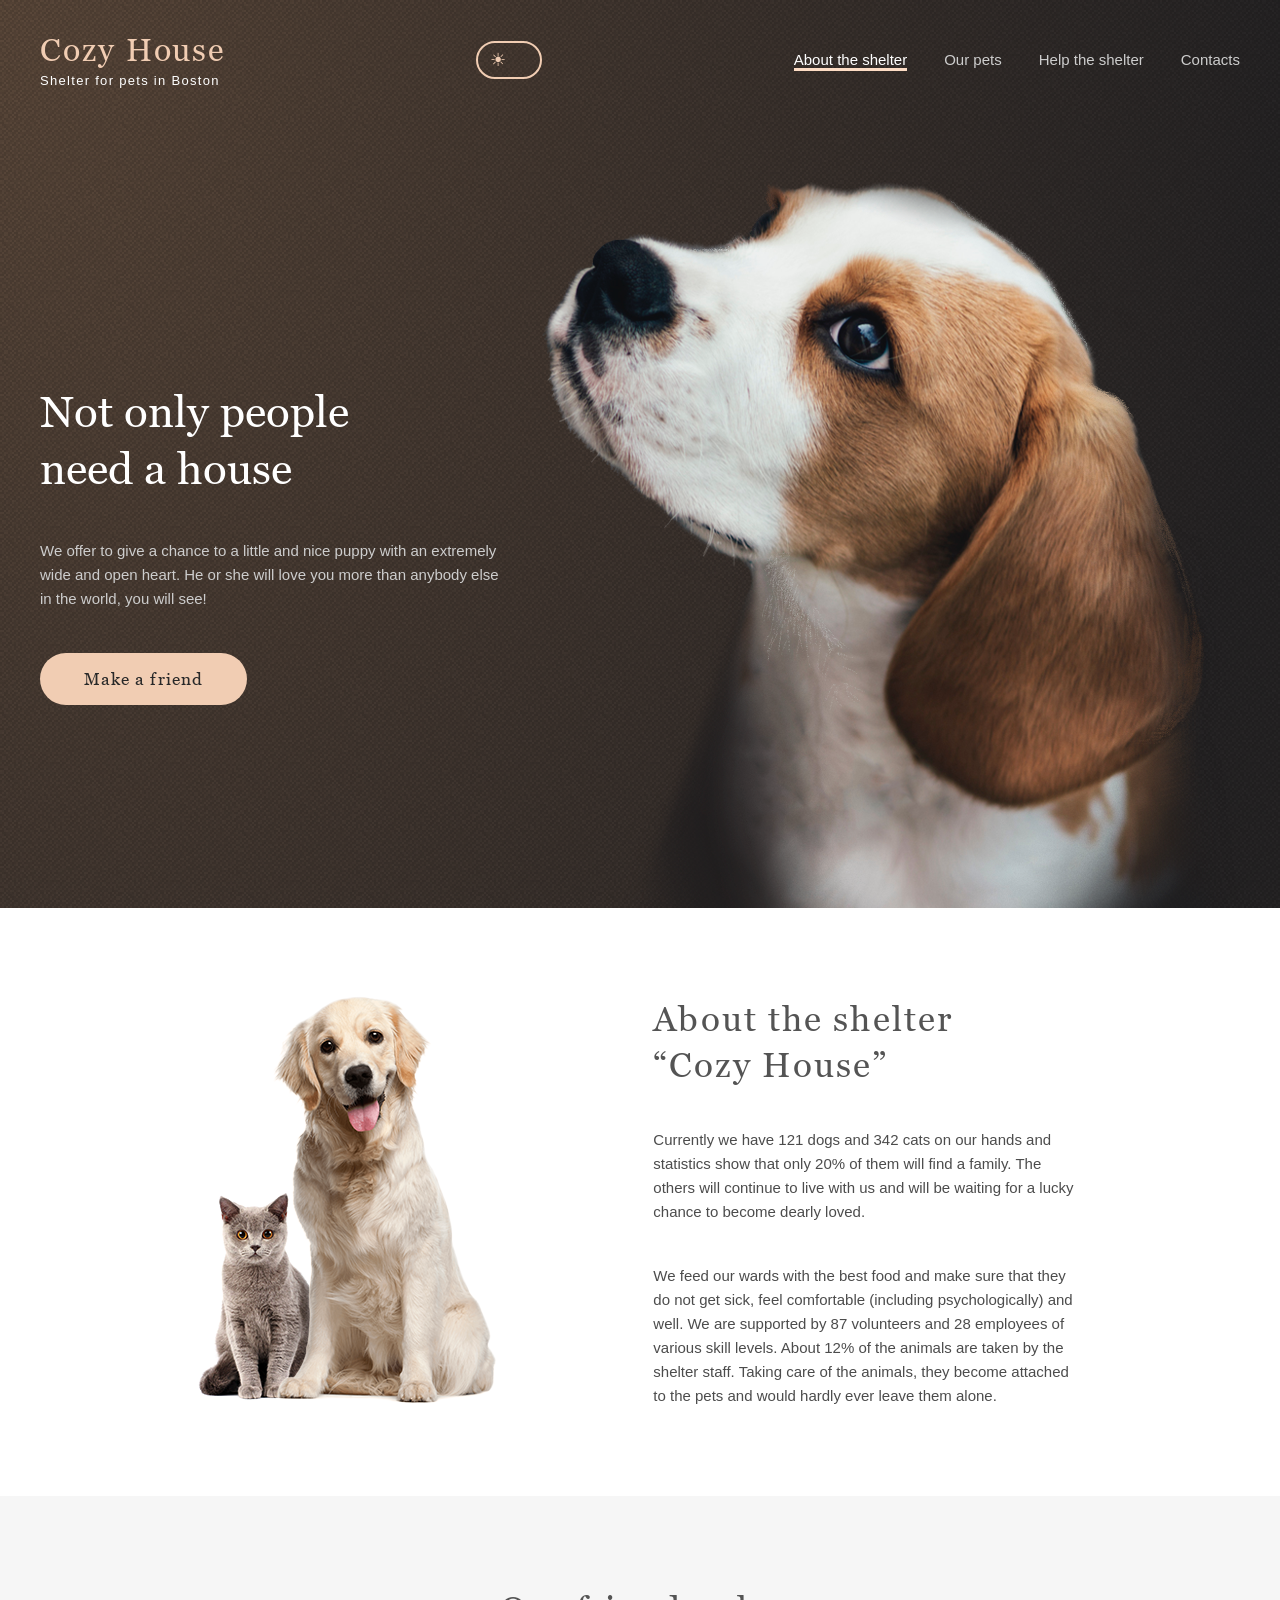
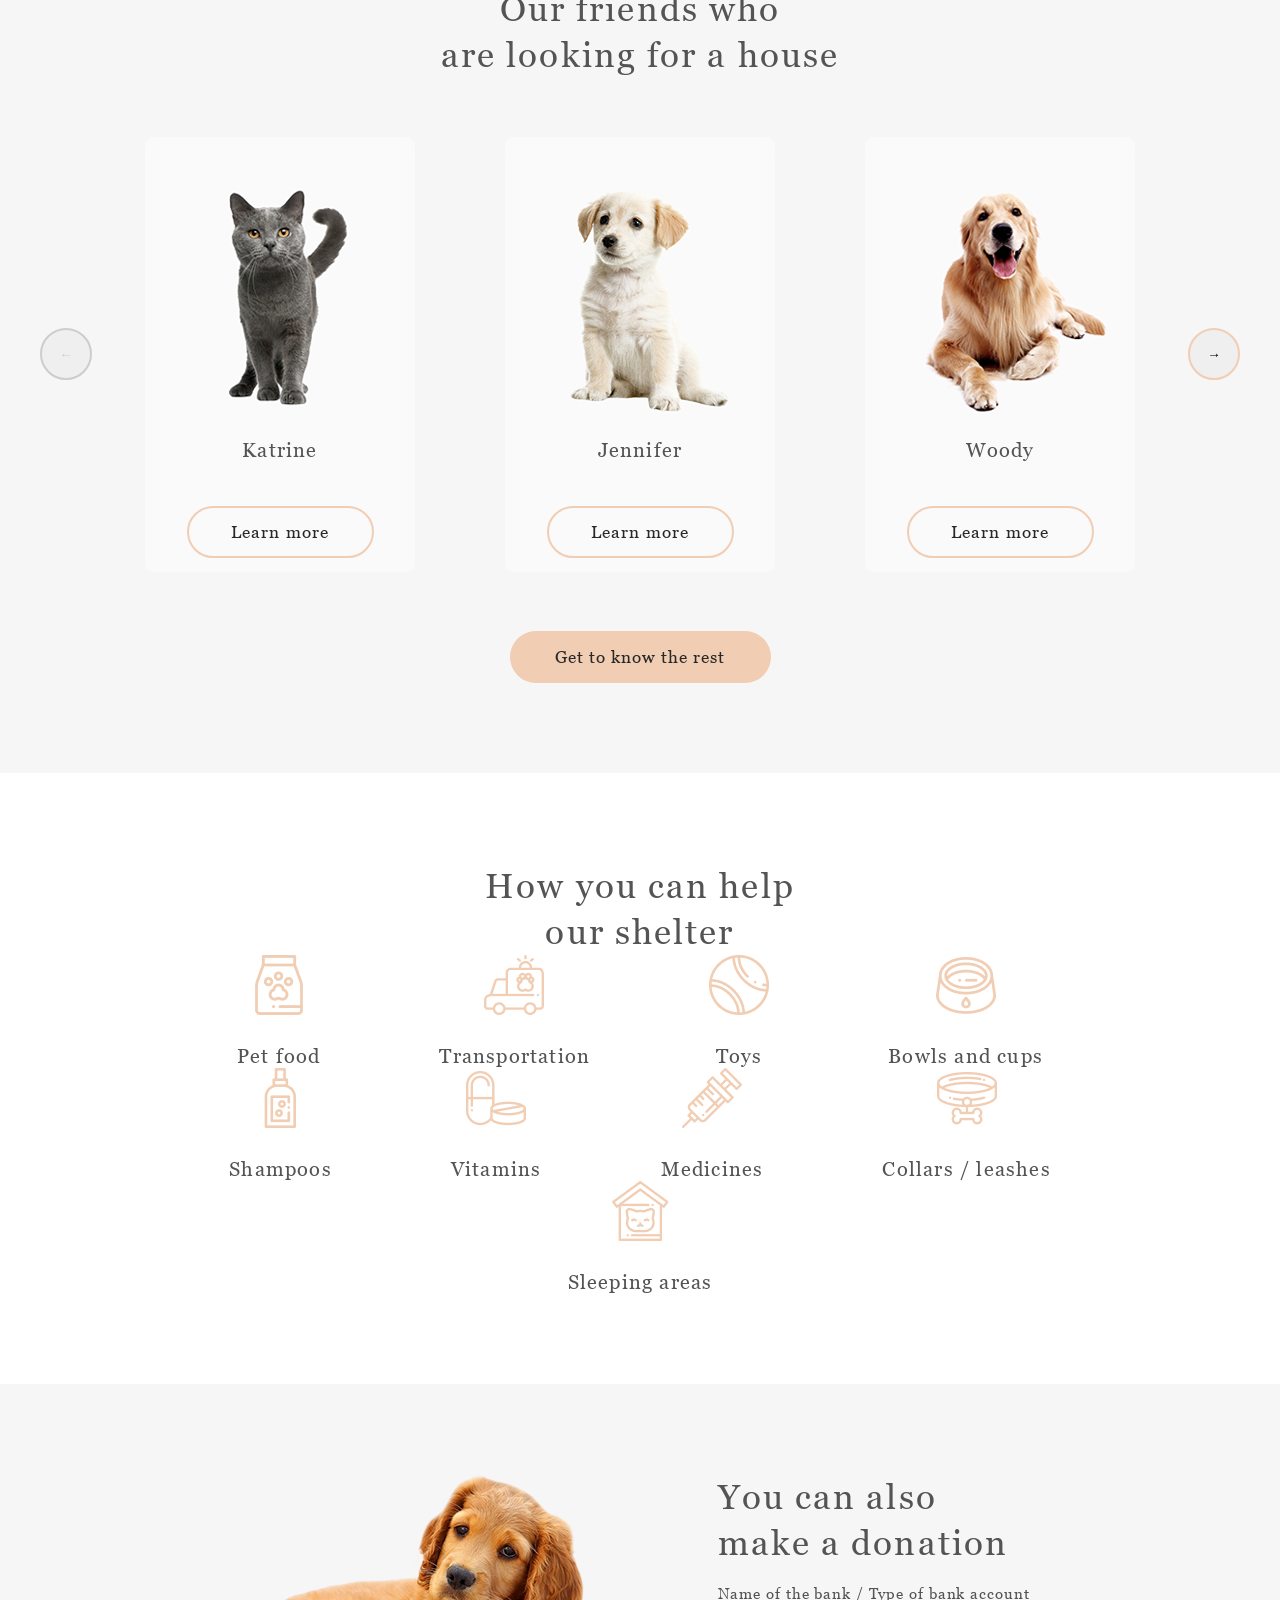
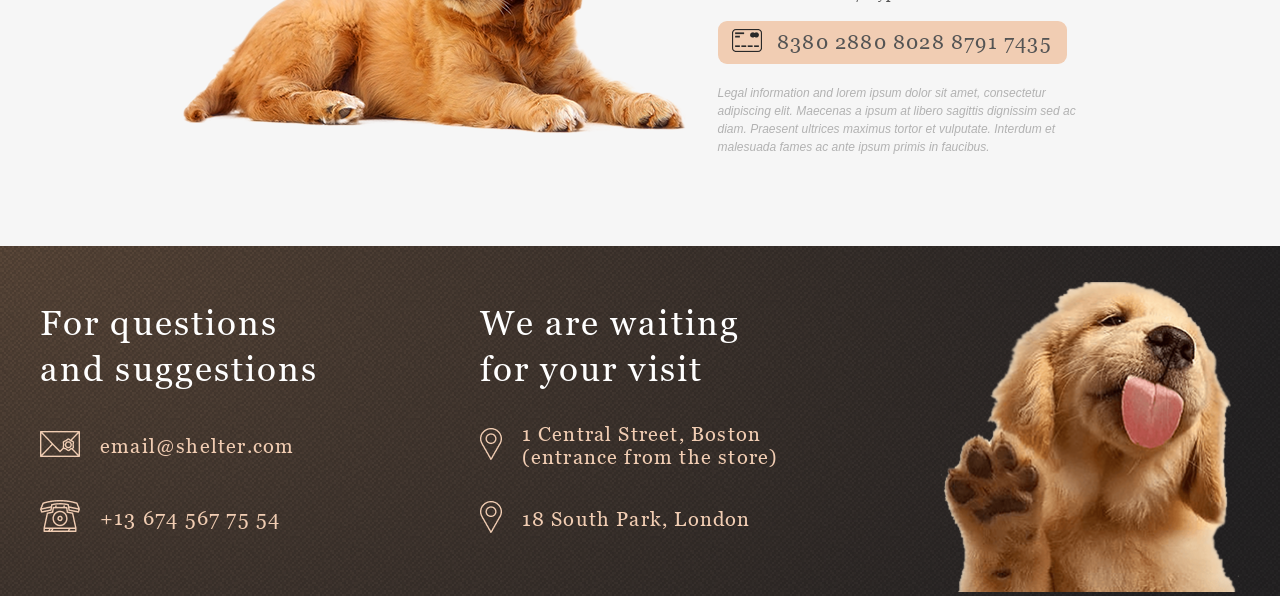
<file: index.html>
<!DOCTYPE html>
<html lang="en">

<head>
  <meta charset="UTF-8" />
  <meta name="viewport" content="width=device-width, initial-scale=1.0" />
  <title>Shelter</title>

  <script>
    (function () {
      var t = localStorage.getItem('theme');
      if (t === 'dark') document.documentElement.setAttribute('data-theme', 'dark');
    })();
  </script>

  <link rel="stylesheet" href="style.css" />
  <link rel="icon" href="./img/icon-phone.png" />

  <script src="./main.js" defer></script>
  <script src="./theme.js" defer></script>
</head>

<body>

  <header class="main">

    <div class="container_head">
      <div class="head">
        <div class="logo">
          <div class="title"><a href="./index.html">Cozy House</a></div>
          <div class="subtitle">
            <a href="./index.html">Shelter for pets in Boston</a>
          </div>
        </div>

        <button class="theme-toggle" type="button" data-theme-toggle aria-label="Switch to dark theme"
          aria-pressed="false">
          <span class="theme-toggle__icon theme-toggle__icon--sun" aria-hidden="true">☀</span>
          <span class="theme-toggle__icon theme-toggle__icon--moon" aria-hidden="true">☾</span>
        </button>

        <button class="burger" type="button" aria-label="Open menu" aria-expanded="false">
          <img src="./img/Burger.png" alt="" />
        </button>

        <nav class="nav-menu">
          <ul>
            <li>
              <a class="nav-link nav-link--active" href="./index.html#about">About the shelter</a>
            </li>
            <li><a href="./pets.html">Our pets</a></li>
            <li><a href="./index.html#help">Help the shelter</a></li>
            <li><a href="./index.html#contacts">Contacts</a></li>
          </ul>
        </nav>

      </div>
    </div>

    <div class="start_screen_content">

      <div class="content">
        <div class="name_content">
          <h1>
            Not only people <br />
            need a house
          </h1>
        </div>
        <div class="title_content">
          We offer to give a chance to a little and nice puppy with an
          extremely wide and open heart. He or she will love you more than
          anybody else in the world, you will see!
        </div>
        <div class="container_button_content">
          <a class="button_content" href="./pets.html#pets">Make a friend</a>
        </div>
      </div>


<div class="img_content">
  <img class="hero-img hero-img--light" src="./img/start-screen-puppy.png" alt="Puppy waiting for adoption" />
  <img class="hero-img hero-img--dark" src="./img/start-screen-cat.png" alt="Cat waiting for adoption" />
</div>

    </div>

  </header>

  <main>


    <section class="about" id="about">
      <div class="about_pets">
        <div class="container_img_about_pets">
          <img class="img_about_pets" src="./img/about-pets.png" alt="Cat and dog of Cozy House shelter" />
        </div>
        <div class="about_content">
          <div class="about_content_name">
            About the shelter <br />
            “Cozy House”
          </div>
          <div class="about_content_title">
            Currently we have 121 dogs and 342 cats on our hands and statistics
            show that only 20% of them will find a family. The others will
            continue to live with us and will be waiting for a lucky chance to
            become dearly loved.
          </div>
          <div class="about_content_title">
            We feed our wards with the best food and make sure that they do not
            get sick, feel comfortable (including psychologically) and well. We
            are supported by 87 volunteers and 28 employees of various skill
            levels. About 12% of the animals are taken by the shelter staff.
            Taking care of the animals, they become attached to the pets and
            would hardly ever leave them alone.
          </div>
        </div>
      </div>
    </section>

    <section class="pets" id="pets">
      <div class="container_pets">
        <div class="name_pets">
          Our friends who <br />
          are looking for a house
        </div>
        <div class="container_slider_pets">
          <button class="prev" type="button" aria-label="Previous slide">←</button>

          <div class="container_slides">
            <div class="slides"></div>
          </div>

          <button class="next" type="button" aria-label="Next slide">→</button>
        </div>
        <a class="button_pets" href="./pets.html">Get to know the rest</a>
      </div>
    </section>

    <section class="help" id="help">
      <div class="container_help">
        <div class="name_help">How you can help our shelter</div>
        <div class="icon_help">
          <div class="icon">
            <div class="img_icon">
              <img src="./img/icon-pet-food.png" alt="Pet food" />
            </div>
            <div class="name_icon">Pet food</div>
          </div>
          <div class="icon">
            <div class="img_icon">
              <img src="./img/icon-transportation.png" alt="Transportation" />
            </div>
            <div class="name_icon">Transportation</div>
          </div>
          <div class="icon">
            <div class="img_icon"><img src="./img/icon-toys.png" alt="Toys" /></div>
            <div class="name_icon">Toys</div>
          </div>
          <div class="icon">
            <div class="img_icon">
              <img src="./img/icon-bowls-and-cups.png" alt="Bowls and cups" />
            </div>
            <div class="name_icon">Bowls and cups</div>
          </div>
          <div class="icon">
            <div class="img_icon">
              <img src="./img/icon-shampoos.png" alt="Shampoos" />
            </div>
            <div class="name_icon">Shampoos</div>
          </div>
          <div class="icon">
            <div class="img_icon">
              <img src="./img/icon-vitamins.png" alt="Vitamins" />
            </div>
            <div class="name_icon">Vitamins</div>
          </div>
          <div class="icon">
            <div class="img_icon">
              <img src="./img/icon-medicines.png" alt="Medicines" />
            </div>
            <div class="name_icon">Medicines</div>
          </div>
          <div class="icon">
            <div class="img_icon">
              <img src="./img/icon-collars-leashes.png" alt="Collars and leashes" />
            </div>
            <div class="name_icon">Collars / leashes</div>
          </div>
          <div class="icon">
            <div class="img_icon">
              <img src="./img/icon-sleeping-area.png" alt="Sleeping areas" />
            </div>
            <div class="name_icon">Sleeping areas</div>
          </div>
        </div>
      </div>
    </section>

    <section class="donation">
      <div class="container_donation">
        <div class="img_donation">
          <img src="./img/donation-dog.png" alt="Dog asking for donation" />
        </div>
        <div class="text_donation">
          <div class="name_text_donation">
            <div>
              You can also <br />
              make a donation
            </div>
          </div>
          <div class="title_text_donation">
            Name of the bank / Type of bank account
          </div>
          <div class="container_tel_text_donation">
            <div><img src="./img/credit-card.png" alt="" /></div>
            <div class="tel_text_donation">8380 2880 8028 8791 7435</div>
          </div>
          <div class="ps_text_donation">
            Legal information and lorem ipsum dolor sit amet, consectetur
            adipiscing elit. Maecenas a ipsum at libero sagittis dignissim sed
            ac diam. Praesent ultrices maximus tortor et vulputate. Interdum et
            malesuada fames ac ante ipsum primis in faucibus.
          </div>
        </div>
      </div>
    </section>

  </main>

  <footer class="footer" id="contacts">
    <div class="container_footer">
      <div class="text_footer">
        <div class="name_footer">For questions and suggestions</div>
        <a href="mailto:email@shelter.com">
          <div class="email_footer">
            <div><img src="./img/icon-email.png" alt="" /></div>
            <div>email@shelter.com</div>
          </div>
        </a>
        <a href="tel:+136745677554">
          <div class="tel_footer">
            <div><img src="./img/icon-phone.png" alt="" /></div>
            <div>+13 674 567 75 54</div>
          </div>
        </a>
      </div>
      <div class="text_footer">
        <div class="name_footer">We are waiting for your visit</div>
        <a href="https://maps.google.com/?q=1+Central+Street,+Boston" target="_blank" rel="noopener">
          <div class="adress_footer">
            <div><img src="./img/pin.png" alt="" /></div>
            <div>1 Central Street, Boston (entrance from the store)</div>
          </div>
        </a>
        <a href="https://maps.google.com/?q=18+South+Park,+London" target="_blank" rel="noopener">
          <div class="adress_footer">
            <div><img src="./img/pin.png" alt="" /></div>
            <div>18 South Park, London</div>
          </div>
        </a>
      </div>
      <div class="img_footer">
        <img src="./img/footer-puppy.png" alt="Puppy of Cozy House shelter" />
      </div>
    </div>
  </footer>
</body>

</html>
</file>
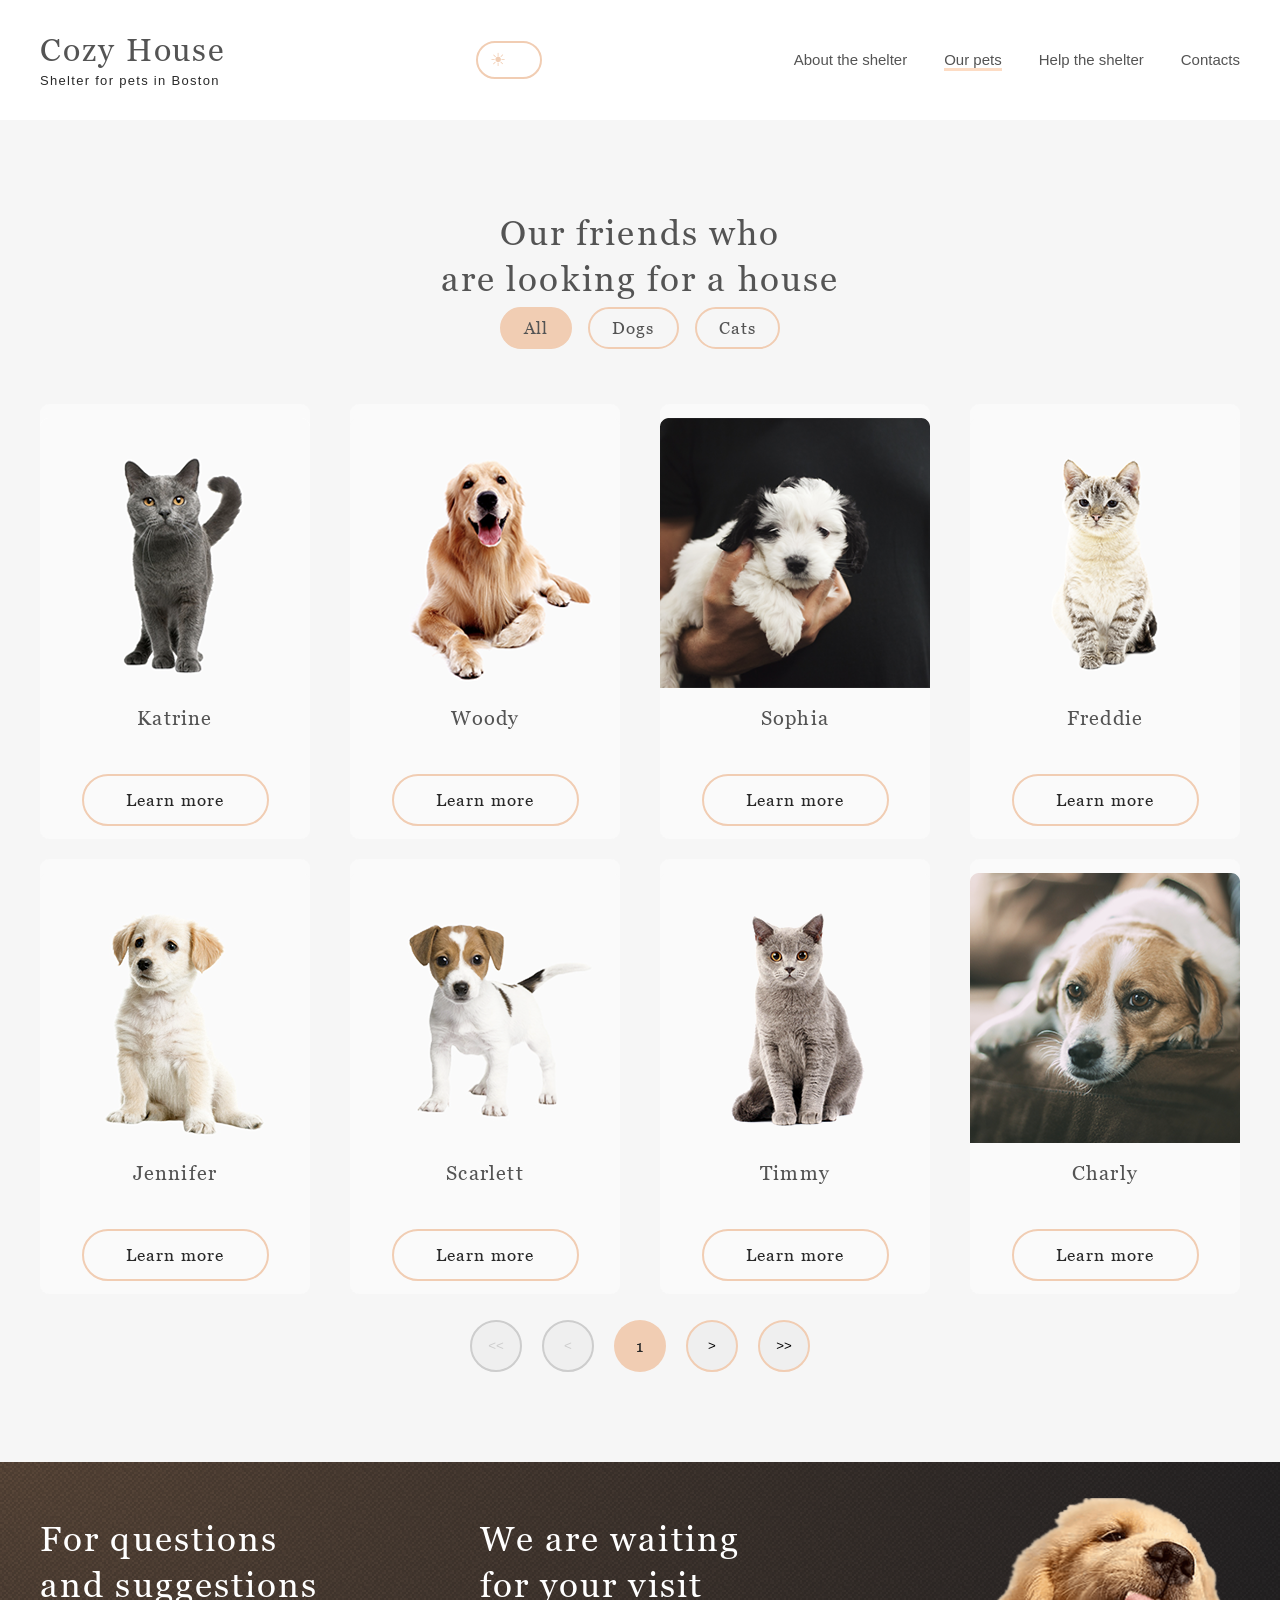
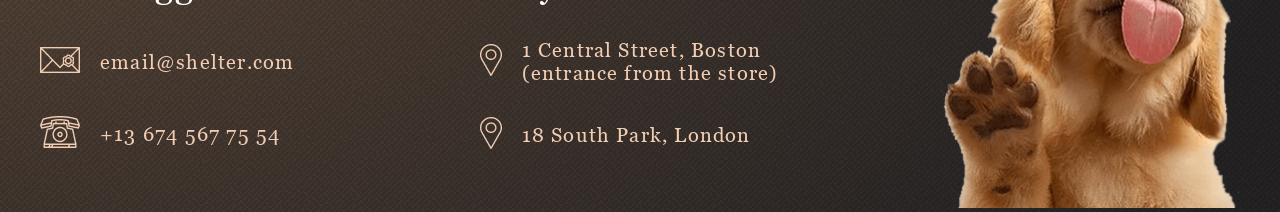
<file: pets.html>
<!DOCTYPE html>
<html lang="en">

<head>
  <meta charset="UTF-8" />
  <meta name="viewport" content="width=device-width, initial-scale=1.0" />
  <title>Our pets</title>

  <script>
    (function () {
      var t = localStorage.getItem('theme');
      if (t === 'dark') document.documentElement.setAttribute('data-theme', 'dark');
    })();
  </script>

  <link rel="icon" href="./img/icon-phone.png" />
  <link rel="stylesheet" href="style.css" />

  <script src="./pets.js" defer></script>
  <script src="./theme.js" defer></script>
</head>

<body>

  <header class="main_pets">
    <div class="head">
      <div class="logo">
        <div class="title_pets"><a href="./index.html">Cozy House</a></div>
        <div class="subtitle_pets">
          <a href="./index.html">Shelter for pets in Boston</a>
        </div>
      </div>

      <button class="theme-toggle" type="button" data-theme-toggle aria-label="Switch to dark theme"
        aria-pressed="false">
        <span class="theme-toggle__icon theme-toggle__icon--sun" aria-hidden="true">☀</span>
        <span class="theme-toggle__icon theme-toggle__icon--moon" aria-hidden="true">☾</span>
      </button>

      <button class="burger" type="button" aria-label="Open menu" aria-expanded="false">
        <img src="./img/Burger.png" alt="" />
      </button>
      <nav class="nav-menu_pets">
        <ul>
          <li><a href="./index.html#about">About the shelter</a></li>
          <li><a class="nav-link nav-link--active" href="./pets.html#pets">Our pets</a></li>
          <li><a href="./index.html#help">Help the shelter</a></li>
          <li><a href="./pets.html#contacts">Contacts</a></li>
        </ul>
      </nav>
    </div>
  </header>

  <main>

    <section class="our_pets" id="pets">
      <div class="container_our_pets">
        <div class="name_pets">
          <h1>
            Our friends who <br />
            are looking for a house
          </h1>
        </div>

        <div class="categories" aria-label="Pet categories">
          <button class="category-btn category-btn--active" type="button">All</button>
          <button class="category-btn" type="button">Dogs</button>
          <button class="category-btn" type="button">Cats</button>
        </div>

        <div class="container_show_our_pets">
          <div class="container_slides_our_pets">
            <div class="slides_our_pets"></div>
          </div>
        </div>
        <div class="container_navigation_pets">
          <button class="prev_start" type="button" aria-label="First page">&lt;&lt;</button>
          <button class="prev" type="button" aria-label="Previous page">&lt;</button>
          <div class="page_pets"></div>
          <button class="next" type="button" aria-label="Next page">&gt;</button>
          <button class="next_end" type="button" aria-label="Last page">&gt;&gt;</button>
        </div>
      </div>
    </section>
  </main>

  <footer class="footer" id="contacts">
    <div class="container_footer">
      <div class="text_footer">
        <div class="name_footer">
          For questions <br />
          and suggestions
        </div>
        <a href="mailto:email@shelter.com">
          <div class="email_footer">
            <div><img src="./img/icon-email.png" alt="" /></div>
            <div>email@shelter.com</div>
          </div>
        </a>
        <a href="tel:+136745677554">
          <div class="tel_footer">
            <div><img src="./img/icon-phone.png" alt="" /></div>
            <div>+13 674 567 75 54</div>
          </div>
        </a>
      </div>
      <div class="text_footer">
        <div class="name_footer">
          We are waiting <br />
          for your visit
        </div>
        <a href="https://maps.google.com/?q=1+Central+Street,+Boston" target="_blank" rel="noopener">
          <div class="adress_footer">
            <div><img src="./img/pin.png" alt="" /></div>
            <div>
              1 Central Street, Boston <br />
              (entrance from the store)
            </div>
          </div>
        </a>
        <a href="https://maps.google.com/?q=18+South+Park,+London" target="_blank" rel="noopener">
          <div class="adress_footer">
            <div><img src="./img/pin.png" alt="" /></div>
            <div>18 South Park, London</div>
          </div>
        </a>
      </div>
      <div class="img_footer">
        <img src="./img/footer-puppy.png" alt="Puppy of Cozy House shelter" />
      </div>
    </div>
  </footer>
</body>

</html>
</file>
<file: style.css>
@font-face {
  font-family: 'Georgia';
  src: url('./fonts/Georgia/georgia.ttf');
}

:root {
  --color-light-xl: #fff;
  --color-light-l: #f6f6f6;
  --color-light-s: #fafafa;
  --color-dark-s: #cdcdcd;
  --color-dark-m: #b2b2b2;
  --color-dark-l: #545454;
  --color-dark-xl: #4c4c4c;
  --color-dark-2xl: #444;
  --color-dark-3xl: #292929;
  --color-primary: #f1cdb3;
  --color-primary-light: #fddcc4;
  --start-screen-gradient-background: #211f20;
  --footer-gradient-background: #211f20;
  --font-family: 'Georgia', sans-serif;
  --second-family: 'Arial', sans-serif;
  --third-family: 'Inter', sans-serif;
  --color-on-dark: #fff;
}

body,
ul {
  margin: 0px;
  padding: 0px;
}

* {
  box-sizing: border-box;
}

html {
  scroll-behavior: smooth;
  -webkit-scroll-behavior: smooth;
}

a {
  color: inherit;
  text-decoration: none;
}

h1 {
  margin: 0;
  font-size: inherit;
  font-weight: inherit;
}

.main {
  min-height: 908px;
  display: flex;
  flex-direction: column;
  align-items: center;
  justify-content: space-between;
  background: url(./img/noise_transparent@2x.png),
    radial-gradient(100% 215.42% at 0% 0%, #5b483a 0%, #262425 100%), #211f20;
}

@media (max-width: 1279px) {

  .main,
  .main_pets {
    min-height: 1165px;
    align-items: center;
    justify-content: space-between;
  }
}

@media (max-width: 768px) {

  .main,
  .main_pets {
    min-height: 823px;
  }
}

.main_pets {
  margin: 0 auto;
  min-height: 120px;
  display: flex;
  flex-direction: column;
  align-items: center;
  justify-content: center;
  background: var(--color-light-xl);
}

.container_head {
  display: flex;
  flex-direction: column;
  align-items: center;
  justify-content: center;
  min-height: 120px;
}

.head {
  width: 1200px;
  min-height: 60px;
  display: flex;
  justify-content: space-between;
  align-items: center;
}

@media (max-width: 1279px) {
  .head {
    width: 708px;
  }
}


@media (max-width: 768px) {
  .head {
    display: flex;
    max-width: 326px;
    min-height: 60px;
  }
}

.logo {
  display: flex;
  gap: 5px;
  flex-direction: column;
  cursor: pointer;
}

.title,
.title h1 {
  font-family: var(--font-family);
  font-weight: 400;
  font-size: 32px;
  line-height: 110%;
  letter-spacing: 0.06em;
  color: var(--color-primary);
}

.title_pets {
  font-family: var(--font-family);
  font-weight: 400;
  font-size: 32px;
  line-height: 110%;
  letter-spacing: 0.06em;
  color: var(--color-dark-l);
}

.subtitle {
  font-family: var(--second-family);
  font-weight: 400;
  font-size: 13px;
  letter-spacing: 0.1em;
  color: var(--color-light-xl);
}

.subtitle_pets {
  font-family: var(--second-family);
  font-weight: 400;
  font-size: 13px;
  letter-spacing: 0.1em;
  color: var(--color-dark-3xl);
}

.burger {
  display: none;
  transform: rotate(0deg);
  z-index: 100;
  border: none;
  background: transparent;
  padding: 0;
}

@media (max-width: 768px) {
  .burger {
    display: flex;
    transition: transform 1s;
  }

  .burger.burger_active {
    transform: rotate(90deg);
  }
}

.nav-menu ul {
  list-style: none;
  display: inline-flex;
  gap: 37px;
  font-family: var(--second-family);
  font-weight: 400;
  font-size: 15px;
  line-height: 160%;
  color: var(--color-dark-s);
  cursor: pointer;
}

.nav-menu_pets ul {
  list-style: none;
  display: inline-flex;
  gap: 37px;
  font-family: var(--second-family);
  font-weight: 400;
  font-size: 15px;
  line-height: 160%;
  color: var(--color-dark-l);
  cursor: pointer;
}

@media (max-width: 1279px){
  .nav-menu ul,
  .nav-menu_pets ul {
    gap: 20px;
  }
}

@media (max-width: 768px) {
  .nav-menu,
  .nav-menu_pets {
    display: none;
  }
}

.nav-menu .nav-link--active {
  color: #fff;
  border-bottom: 3px solid var(--color-primary-light);
}

.nav-menu_pets .nav-link--active {
  border-bottom: 3px solid var(--color-primary-light);
}

.start_screen_content {
  display: flex;
  width: 1200px;
  justify-content: space-between;
  align-items: center;
}

@media (max-width: 1279px) {
  .start_screen_content {
    width: 569px;
    min-height: 1015px;
    flex-direction: column;
    align-items: center;
  }
}

@media (max-width: 768px) {
  .start_screen_content {
    width: 300px;
    min-height: 673px;
    align-items: end;
  }
}

.content {
  display: flex;
  flex-direction: column;
  justify-content: space-between;
  width: 460px;
  min-height: 322px;
}

@media (max-width: 768px) {
  .content {
    width: 300px;
    min-height: 296px;
  }
}

.img_content {
  position: relative;
}

.img_content img.hero-img {
  display: none;
}

.img_content img.hero-img--light {
  display: flex;
}

[data-theme="dark"] .img_content img.hero-img--light {
  display: none;
}

[data-theme="dark"] .img_content img.hero-img--dark {
  display: flex;
}

@media (max-width: 1279px) {
  .img_content img {
    width: 569px;
    height: 593px;
    margin-left: 155px;
  }
}

@media (max-width: 768px) {
  .img_content img {
    width: 260px;
    height: 271px;
  }
}

.name_content {
  font-family: var(--font-family);
  font-weight: 400;
  font-size: 44px;
  line-height: 130%;
  color: var(--color-light-xl);

}

@media (max-width: 768px) {
  .name_content {
    font-family: var(--font-family);
    font-weight: 400;
    font-size: 25px;
    line-height: 130%;
    letter-spacing: 0.06em;
    text-align: center;
    color: var(--color-light-xl);
  }
}

.title_content {
  font-family: var(--second-family);
  font-weight: 400;
  font-size: 15px;
  line-height: 160%;
  color: var(--color-dark-s);
}

@media (max-width: 768px) {
  .title_content {
    font-family: var(--second-family);
    font-weight: 400;
    font-size: 15px;
    line-height: 160%;
    text-align: center;
    color: var(--color-dark-s);
  }
}

@media (max-width: 1279px) {
  .container_button_content {
    display: flex;
    justify-content: center;
  }
}

.button_content {
  display: inline-flex;
  align-items: center;
  justify-content: center;
  text-decoration: none;
  border-radius: 100px;
  border: none;
  width: 207px;
  min-height: 52px;
  background: var(--color-primary);
  font-family: var(--font-family);
  font-weight: 400;
  font-size: 17px;
  line-height: 130%;
  letter-spacing: 0.06em;
  color: var(--color-dark-3xl);
  cursor: pointer;
  transition: background-color .3s ease;
}

.button_content:hover {
  background: var(--color-primary-light);
}

.about {
  margin: 0 auto;
  min-height: 588px;
  display: flex;
  align-items: center;
  justify-content: center;
}

@media (max-width: 1279px) {
  .about {
    min-height: 1048px;
  }
}

@media (max-width: 768px) {
  .about {
    min-height: 974px;
  }
}

.about_pets {
  width: 1200px;
  min-height: 408px;
  display: flex;
  justify-content: space-evenly;
}

@media (max-width: 1279px) {
  .about_pets {
    width: 437px;
    min-height: 868px;
    display: flex;
    flex-direction: column-reverse;
    justify-content: space-between;
  }

  .container_img_about_pets {
    display: flex;
    justify-content: center;
  }

  .img_about_pets {
    width: 300px;
    min-height: 408px;
    align-self: center;
  }
}

@media (max-width: 768px) {
  .about_pets {
    width: 300px;
    min-height: 890px;
    display: flex;
  }

  .img_about_pets {
    width: 260px;
    min-height: 354px;
  }
}

.about_content {
  width: 430px;
  min-height: 380px;
  display: flex;
  flex-direction: column;
  justify-content: space-between;
}

@media (max-width: 768px) {
  .about_content {
    width: 300px;
    min-height: 494px;
  }
}

.about_content_name {
  font-family: var(--font-family);
  font-weight: 400;
  font-size: 35px;
  line-height: 130%;
  letter-spacing: 0.06em;
  color: var(--color-dark-l);
}

@media (max-width: 768px) {
  .about_content_name {
    font-family: var(--font-family);
    font-weight: 400;
    font-size: 25px;
    line-height: 130%;
    letter-spacing: 0.06em;
    text-align: center;
    color: var(--color-dark-l);
  }
}

.about_content_title {
  font-family: var(--second-family);
  font-weight: 400;
  font-size: 15px;
  line-height: 160%;
  color: var(--color-dark-xl);
}

@media (max-width: 768px) {
  .about_content_title {
    font-family: var(--second-family);
    font-weight: 400;
    font-size: 15px;
    line-height: 160%;
    text-align: justify;
    color: var(--color-dark-xl);
  }
}

.pets {
  display: flex;
  justify-content: center;
  align-items: center;
  min-height: 877px;
  background: var(--color-light-l);
}

@media (max-width: 768px) {
  .pets {
    min-height: 791px;
  }
}

.container_pets {
  min-height: 697px;
  display: flex;
  align-items: center;
  justify-content: space-between;
  flex-direction: column;
}

@media (max-width: 1279px) {
  .container_pets {
    width: 708px;
    min-height: 697px;
    display: flex;
  }
}

@media (max-width: 768px) {
  .container_pets {
    width: 300px;
    min-height: 707px;
  }
}

.name_pets {
  font-family: var(--font-family);
  font-weight: 400;
  font-size: 35px;
  line-height: 130%;
  letter-spacing: 0.06em;
  text-align: center;
  color: var(--color-dark-l);
}

@media (max-width: 768px) {
  .name_pets {
    font-family: var(--font-family);
    font-weight: 400;
    font-size: 25px;
    line-height: 130%;
    letter-spacing: 0.06em;
    text-align: center;
    color: var(--color-dark-l);
  }
}

.button_pets {
  display: inline-flex;
  align-items: center;
  justify-content: center;
  text-decoration: none;
  border-radius: 100px;
  border: none;
  width: 261px;
  min-height: 52px;
  background: var(--color-primary);
  font-family: var(--font-family);
  font-weight: 400;
  font-size: 17px;
  line-height: 130%;
  letter-spacing: 0.06em;
  color: var(--color-dark-3xl);
  cursor: pointer;
  transition: background-color .3s ease;
}

.button_pets:hover {
  background: var(--color-primary-light);
}

.container_slider_pets {
  width: 1200px;
  min-height: 435px;
  display: flex;
  justify-content: space-between;
  align-items: center;
  flex-wrap: wrap;
}

@media (max-width: 1279px) {
  .container_slider_pets {
    width: 708px;
    min-height: 435px;
  }
}

@media (max-width: 768px) {
  .container_slider_pets {
    width: 270px;
    height: 507px;
    display: flex;
    align-items: flex-start;
    flex-direction: column-reverse;
  }
}

.container_show_our_pets {
  width: 1200px;
  height: 930px;
  display: flex;
  /* justify-content: space-between; */
  /* align-items: center;
    flex-wrap: wrap; */
  /* gap: 35px; */
  overflow: hidden;
}

@media (max-width: 1279px) {
  .container_show_our_pets {
    width: 580px;
    min-height: 1365px;
  }
}

@media (max-width: 768px) {
  .container_show_our_pets {
    width: 270px;
    min-height: 1365px;
    /* gap: 0px; */
  }
}

.prev,
.next,
.prev_start,
.next_end {
  border-radius: 100px;
  border: 2px solid var(--color-primary);
  width: 52px;
  min-height: 52px;
  fill: var(--color-dark-3xl);
  cursor: pointer;
  transition: 0.3s;
}

@media (max-width: 768px) {
  .prev {
    position: relative;
    left: 43px;
  }

  .container_navigation_pets .prev {
    position: unset;
  }

  .container_navigation_pets .next {
    position: unset;
  }

  .next {
    position: relative;
    left: -94px;
  }
}

#inactive {
  border: 2px solid var(--color-dark-s);
  color: var(--color-dark-s);
}

.prev:active,
.next:active,
.next_end:active,
.prev_start:active {
  transform: scale(1.2);
}

#inactive:hover {
  transform: scale(1);
}

.container_slides {
  width: 990px;
  overflow: hidden;
}

.container_slides_our_pets {
  display: flex;
  /* width: 1200px;
    min-height: 930px;
    overflow: hidden; */
  transition: 1s;
}

@media (max-width: 1279px) {
  .container_slides {
    width: 580px;
  }
}

@media (max-width: 768px) {
  .container_slides {
    width: 270px;
  }
}

.slides {
  display: flex;
  transition: 1s;
}

.slides_our_pets {
  display: flex;
  flex-direction: column;
  flex-wrap: wrap;
  align-items: center;
  transition: 1s;
  justify-content: space-evenly;
}

@media (max-width: 1279px) {
  .slides_our_pets {
    height: 1365px;
  }
}

@media (max-width: 1279px) {
  .slides {
    width: 580px;
  }
}

@media (max-width: 768px) {
  .slides {
    width: 270px;
  }
}

.slide {
  margin-right: 90px;

  width: 270px;
  height: 435px;
  justify-content: space-evenly;
  display: flex;
  flex-direction: column;
  align-items: center;
  border-radius: 9px;
  background: var(--color-light-s);
  transition: 0.3s;
}

.slide_pets {
  margin-right: 40px;
  width: 270px;
  height: 435px;
  justify-content: space-evenly;
  display: flex;
  flex-direction: column;
  align-items: center;
  border-radius: 9px;
  background: var(--color-light-s);
  transition: 0.3s;
}

@media (max-width: 1279px) {
  .slide {
    margin-right: 40px;
  }
}

.slide:hover {
  box-shadow: 0.3em 0.3em 1em rgba(190, 190, 190, 0.3);
}

.name_slide {
  margin: 0;
  font-family: var(--font-family);
  font-weight: 400;
  font-size: 20px;
  letter-spacing: 0.06em;
  text-align: center;
  color: var(--color-dark-l);
}

@media (max-width: 768px) {
  .name_slide {
    padding-top: 25px;
  }
}

.button_slide {
  margin-top: 30px;
  border: 2px solid var(--color-primary);
  border-radius: 100px;
  width: 187px;
  min-height: 52px;
  font-family: var(--font-family);
  font-weight: 400;
  font-size: 17px;
  line-height: 130%;
  letter-spacing: 0.06em;
  color: var(--color-dark-3xl);
  background: var(--color-light-s);
}

.button_slide:hover {
  background: var(--color-light-l);
  cursor: pointer;
}

.img_slide {
  width: 270px;
  min-height: 270px;
  cursor: pointer;
}

.help {
  min-height: 611px;
  display: flex;
  align-items: center;
  justify-content: center;
  background: var(--color-light-xl);
}

@media (max-width: 1279px) {
  .help {
    min-height: 779px;
  }
}

@media (max-width: 768px) {
  .help {
    margin: 0 auto;
    width: 320px;
    min-height: 745px;
  }
}

.container_help {
  min-height: 431px;
  width: 1200px;
  display: flex;
  align-items: center;
  justify-content: space-between;
  flex-direction: column;
}

@media (max-width: 1279px) {
  .container_help {
    width: 630px;
    min-height: 599px;
    display: flex;
  }
}

@media (max-width: 768px) {
  .container_help {
    width: 320px;
    min-height: 745px;
    justify-content: space-evenly;
  }
}

.name_help {
  width: 310px;
  min-height: 90px;
  font-family: var(--font-family);
  font-weight: 400;
  font-size: 35px;
  line-height: 130%;
  letter-spacing: 0.06em;
  text-align: center;
  color: var(--color-dark-l);
}

@media (max-width: 768px) {
  .name_help {
    width: 222px;
    min-height: 64px;
    font-family: var(--font-family);
    font-weight: 400;
    font-size: 25px;
    line-height: 130%;
    letter-spacing: 0.06em;
    text-align: center;
    color: var(--color-dark-l);
  }
}

.icon_help {
  min-height: 281px;
  width: 1026px;
  display: flex;
  justify-content: center;
  flex-wrap: wrap;
  align-content: space-between;
  gap: 0px 119px;
}

@media (max-width: 1279px) {
  .icon_help {
    width: 630px;
    min-height: 449px;
    gap: 18px 109px;
  }
}

@media (max-width: 768px) {
  .icon_help {
    width: 300px;
    min-height: 555px;
    gap: 0px 0px;
    justify-content: flex-start;
  }
}

.icon {
  min-height: 113px;
  display: flex;
  flex-direction: column;
  align-items: center;
  justify-content: space-between;
  transition: 0.2s;
}

.icon:hover {
  transform: scale(1.05);
  cursor: pointer;
}

@media (max-width: 1279px) {
  .icon {
    width: 121px;
    min-height: 112px;
  }
}

@media (max-width: 768px) {
  .icon {
    width: 145px;
    min-height: 87px;
  }
}

@media (max-width: 768px) {
  .img_icon img {
    width: 50px;
    min-height: 50px;
  }
}

.name_icon {
  font-family: var(--font-family);
  font-weight: 400;
  font-size: 20px;
  line-height: 115%;
  letter-spacing: 0.06em;
  text-align: center;
  color: var(--color-dark-l);
}

@media (max-width: 768px) {
  .name_icon {
    font-family: var(--font-family);
    font-weight: 400;
    font-size: 15px;
    line-height: 110%;
    letter-spacing: 0.06em;
    text-align: center;
    color: var(--color-dark-l);
  }
}

.donation {
  display: flex;
  min-height: 462px;
  background: var(--color-light-l);
  align-items: center;
  justify-content: center;
}

@media (max-width: 1279px) {
  .donation {
    min-height: 783px;
  }
}

@media (max-width: 768px) {
  .donation {
    min-height: 543px;
  }
}

.container_donation {
  display: flex;
  justify-content: space-between;
  width: 915px;
}

@media (max-width: 1279px) {
  .container_donation {
    display: flex;
    flex-direction: column-reverse;
    justify-content: space-between;
    align-items: center;
    width: 505px;
    min-height: 600px;
  }
}

@media (max-width: 768px) {
  .container_donation {
    width: 320px;
    min-height: 543px;
    justify-content: space-evenly;
  }
}

@media (max-width: 768px) {
  .img_donation {
    width: 260px;
    min-height: 135px;
  }
}

@media (max-width: 768px) {
  .img_donation img {
    width: 260px;
    min-height: 135px;
  }
}

.text_donation {
  width: 380px;
  min-height: 282px;
  display: flex;
  flex-direction: column;
  justify-content: space-between;
}

@media (max-width: 768px) {
  .text_donation {
    width: 300px;
    min-height: 281px;
    align-items: center;
  }
}

.name_text_donation {
  font-family: var(--font-family);
  font-weight: 400;
  font-size: 35px;
  line-height: 130%;
  letter-spacing: 0.06em;
  color: var(--color-dark-l);
}

@media (max-width: 768px) {
  .name_text_donation {
    font-family: var(--font-family);
    font-weight: 400;
    font-size: 25px;
    line-height: 130%;
    letter-spacing: 0.06em;
    text-align: center;
    color: var(--color-dark-l);
  }
}

.title_text_donation {
  font-family: var(--font-family);
  font-weight: 400;
  font-size: 15px;
  line-height: 110%;
  letter-spacing: 0.06em;
  color: var(--color-dark-l);
}

@media (max-width: 768px) {
  .title_text_donation {
    font-family: var(--font-family);
    font-weight: 400;
    font-size: 13px;
    line-height: 160%;
    color: var(--color-dark-l);
  }
}

.container_tel_text_donation {
  border-radius: 9px;
  width: 349px;
  min-height: 43px;
  background: var(--color-primary);
  display: flex;
  align-items: center;
  justify-content: space-evenly;
}

@media (max-width: 768px) {
  .container_tel_text_donation {
    width: 281px;
    min-height: 43px;
  }
}

.tel_text_donation {
  font-family: var(--font-family);
  font-weight: 400;
  font-size: 20px;
  line-height: 115%;
  letter-spacing: 0.06em;
  color: var(--color-dark-l);
}

@media (max-width: 768px) {
  .tel_text_donation {
    font-family: var(--font-family);
    font-weight: 400;
    font-size: 15px;
    line-height: 110%;
    letter-spacing: 0.06em;
    color: var(--color-dark-l);
  }
}

.ps_text_donation {
  font-family: var(--second-family);
  font-style: italic;
  font-weight: 400;
  font-size: 12px;
  line-height: 150%;
  color: var(--color-dark-m);
}

@media (max-width: 768px) {
  .ps_text_donation {
    width: 280px;
    min-height: 90px;
    font-family: var(--second-family);
    font-style: italic;
    font-weight: 400;
    font-size: 12px;
    line-height: 150%;
    text-align: justify;
    color: var(--color-dark-m);
  }
}

.footer {
  display: flex;
  min-height: 350px;
  background: url(./img/noise_transparent@2x.png),
    radial-gradient(100% 215.42% at 0% 0%, #5b483a 0%, #262425 100%), #211f20;
  justify-content: space-around;
  align-items: flex-end;
}

@media (max-width: 1279px) {
  .footer {
    min-height: 639px;
    align-items: center;
  }
}

@media (max-width: 768px) {
  .footer {
    min-height: 809px;
  }
}

.container_footer {
  width: 1200px;
  min-height: 310px;
  display: flex;
  flex-direction: row;
  justify-content: space-between;
  flex-wrap: wrap;
}

@media (max-width: 1279px) {
  .container_footer {
    /* margin: 0 auto; */
    display: flex;
    justify-content: space-evenly;
    width: 768px;
    min-height: 639px;
  }
}

@media (max-width: 768px) {
  .container_footer {
    width: 300px;
    min-height: 809px;
  }
}

.name_footer {
  padding-top: 18px;
  width: 279px;
  min-height: 90px;
  font-family: var(--font-family);
  font-weight: 400;
  font-size: 35px;
  line-height: 130%;
  letter-spacing: 0.06em;
  color: var(--color-light-xl);
}

@media (max-width: 1279px) {
  .name_footer {
    padding-top: 32px;
  }
}

@media (max-width: 768px) {
  .name_footer {
    padding-top: 31px;
    font-family: var(--font-family);
    font-weight: 400;
    font-size: 25px;
    line-height: 130%;
    letter-spacing: 0.06em;
    text-align: center;
    color: var(--color-light-xl);
  }
}

.adress_footer,
.email_footer,
.tel_footer {
  display: flex;
  align-items: center;
  gap: 20px;
  cursor: pointer;
  transition: 0.5s;
}

.email_footer {
  padding-top: 37px;
}

.tel_footer {
  padding-top: 35px;
}

.adress_footer {
  width: 300px;
  padding-top: 32px;
}

.adress_footer:hover,
.email_footer:hover,
.tel_footer:hover {
  transform: scale(1.05);
  opacity: 0.6;
}

.text_footer {
  min-height: 234px;
  display: flex;
  flex-direction: column;
  font-family: var(--font-family);
  font-weight: 400;
  font-size: 20px;
  line-height: 115%;
  letter-spacing: 0.06em;
  color: var(--color-primary);
}

@media (max-width: 1279px) {
  .email_footer {
    padding-top: 35px;
  }

  .text_footer {
    min-height: 234px;
  }
}

@media (max-width: 768px) {
  .email_footer {
    padding-top: 37px;
  }

  .text_footer {
    /* width: 300px; */
    min-height: 235px;
    align-items: center;
    display: flex;
    justify-content: flex-start;
  }

  .adress_footer {
    padding-top: 22px;
  }

  .container_footer .text_footer:nth-child(2) .name_footer {
    padding-top: 18px;
  }

  .container_footer .text_footer:nth-child(2) .adress_footer:nth-child(1) {
    padding-top: 35px;
  }
}

@media (max-width: 1279px) {
  .img_footer {
    display: flex;
    align-items: flex-end;
  }
}

@media (max-width: 768px) {
  .img_footer {
    display: flex;
    align-items: flex-end;
  }

  .img_footer img {
    width: 260px;
    min-height: 269px;
  }
}

.our_pets {
  display: flex;
  justify-content: center;
  align-items: center;
  min-height: 1342px;
  background: var(--color-light-l);
}

@media (max-width: 1279px) {
  .our_pets {
    display: flex;
    min-height: 1733px;
  }
}

.container_our_pets {
  height: 1162px;
  display: flex;
  flex-direction: column;
  align-items: center;
  justify-content: space-between;
}

@media (max-width: 1279px) {
  .container_our_pets {
    width: 708px;
    min-height: 1603px;
  }
}

@media (max-width: 768px) {
  .container_our_pets {
    width: 320px;
    min-height: 1649px;
    justify-content: space-evenly;
  }
}

.container_navigation_pets {
  display: flex;
  flex-direction: row;
  gap: 20px;
}

@media (max-width: 768px) {
  .container_navigation_pets {
    width: 300px;
    min-height: 52px;
    gap: 10px;
  }
}

.page_pets {
  display: flex;
  align-items: center;
  justify-content: center;
  border-radius: 50%;
  border-style: hidden;
  width: 52px;
  min-height: 52px;
  background: var(--color-primary);
  font-family: var(--font-family);
  font-weight: 400;
  font-size: 17px;
  line-height: 130%;
  letter-spacing: 0.06em;
  color: var(--color-dark-3xl);
}

.container_modal {
  min-height: 402px;
  display: flex;
  align-items: center;
  justify-content: center;
  position: fixed;
  width: 100%;
  height: 100%;
  background: rgba(41, 41, 41, 0.6);
  top: 0;
  left: 0;
}

.container_modal_menu {
  display: flex;
  position: fixed;
  width: 100%;
  height: 100%;
  background: rgba(40, 40, 40, 0.885);
  top: 0;
  left: 0;
  transform: translateX(100%);
  transition: transform 0.3s ease-in-out;
  justify-content: flex-end;
}

#active_menu {
  transition: transform 0.3s ease-in-out;
  transform: translateX(0%);
}

.full_modal {
  display: flex;
  width: 952px;
  height: auto;
  flex-direction: column;
  align-items: center;
}

@media (max-width: 1279px) {
  .full_modal {
    width: 682px;
    height: auto;
  }
}

@media (max-width: 768px) {
  .full_modal {
    height: auto;
  }
}

.modal {
  box-shadow: 0 2px 35px 14px rgba(13, 13, 13, 0.04);
  width: 900px;
  max-height: 90vh;
  display: flex;
  background: var(--color-light-s);
  border-radius: 9px;
}

@media (max-width: 1279px) {
  .modal {
    box-shadow: 0 2px 35px 14px rgba(13, 13, 13, 0.04);
    width: 630px;
    height: auto;
  }
}

@media (max-width: 768px) {
  .modal {
    box-shadow: 0 2px 35px 14px rgba(13, 13, 13, 0.04);
    width: 240px;
    height: auto;
  }
}

.modal_content {
  margin-left: 30px;
  width: 351px;
  margin-top: 40px;
  margin-bottom: 30px;
  display: flex;
  flex-direction: column;
  justify-content: start;
}

@media (max-width: 1279px) {
  .modal_content {
    width: 260px;
    height: auto;
    margin-left: 12px;
    margin-top: 11px;
  }
}

@media (max-width: 768px) {
  .modal_content {
    width: 220px;
    height: auto;
  }
}


@media (max-width: 768px) {
  .modal_name_pets {
    margin-left: 36px;
    margin-top: 2px;
  }
}

.modal_type_pets {
  padding-top: 8px;
  font-family: var(--font-family);
  font-weight: 400;
  font-size: 20px;
  line-height: 115%;
  letter-spacing: 0.06em;
  color: #000;
}

.modal_description_pets {
  padding-top: 41px;
  padding-bottom: 21px;
  font-family: var(--font-family);
  font-weight: 400;
  font-size: 15px;
  line-height: 110%;
  letter-spacing: 0.06em;
  color: #000;
}

@media (max-width: 1279px) {
  .modal_description_pets {
    padding-top: 20px;

    font-family: var(--font-family);
    font-weight: 400;
    font-size: 13px;
    line-height: 110%;
    letter-spacing: 0.06em;
    color: #000;
  }
}

.modal_specifications_pets {
  min-height: 102px;
  margin-left: 17px;
  display: flex;
  align-items: flex-end;
}

@media (max-width: 1279px) {
  .modal_specifications_pets {
    margin-left: 13px;
  }
}

@media (max-width: 768px) {
  .modal_specifications_pets {
    margin-left: 11px;
    margin-top: 10px;
  }
}

.modal_specifications_pets li {
  margin-top: 12px;
  font-family: var(--font-family);
  font-size: 15px;
  line-height: 110%;
  letter-spacing: 0.06em;
  color: #000;
}

@media (max-width: 1279px) {
  .modal_specifications_pets li {
    margin-top: 7px;
  }
}

.modal_specifications_pets li::marker {
  color: #f1cdb3;
}

@media (max-width: 768px) {

  .mob_nav-menu_pets ul,
  .mob_nav-menu_pets li {
    align-items: center;
    display: flex;
    flex-direction: column;
    height: 355px;
    justify-content: flex-end;
    margin-bottom: 11px;
  }

  .mob_nav-menu_pets {
    justify-content: center;
    align-items: center;
    display: flex;
    min-width: 320px;
    background: #000;
    font-family: var(--second-family);
    font-weight: 400;
    font-size: 32px;
    line-height: 160%;
    color: #c2c2c2;
    transition: 1s;
    height: 100%;
  }
}

.modal img {
  width: 500px;
  height: 500px;
  border-radius: 9px;
}

@media (max-width: 1279px) {
  .modal img {
    width: 350px;
    height: 350px;
  }
}

@media (max-width: 768px) {
  .modal img {
    display: none;
  }
}

.close_modal {
  border: none;
  background: transparent;
  padding: 0;
  cursor: pointer;
  margin-left: 931px;
  width: 52px;
  height: 52px;
  top: 332px;

}


@media (max-width: 1279px) {
  .close_modal {
    margin-left: 666px;
  }
}

@media (max-width: 768px) {
  .close_modal {
    margin-left: 246px;
  }
}

/* === Theme toggle === */
.theme-toggle {
  display: inline-flex;
  align-items: center;
  gap: 6px;
  padding: 8px 12px;
  border-radius: 100px;
  border: 2px solid var(--color-primary);
  background: transparent;
  cursor: pointer;
  font-size: 18px;
  line-height: 1;
  color: var(--color-primary);
  transition: background-color .3s ease, color .3s ease, transform .3s ease;
}

.theme-toggle:hover {
  background: var(--color-primary);
  color: var(--color-dark-3xl);
  transform: scale(1.05);
}

.theme-toggle__icon {
  display: inline-block;
  transition: opacity .3s ease, transform .3s ease;
}

.theme-toggle__icon--moon {
  opacity: 0;
  transform: scale(0.6);
}

.theme-toggle__icon--sun {
  opacity: 1;
  transform: scale(1);
}

[data-theme="dark"] .theme-toggle__icon--moon {
  opacity: 1;
  transform: scale(1);
}

[data-theme="dark"] .theme-toggle__icon--sun {
  opacity: 0;
  transform: scale(0.6);
}

/* === Dark theme === */
[data-theme="dark"] {
  --color-light-xl: #292929;
  --color-light-l: #211f20;
  --color-light-s: #2b2b2b;
  --color-dark-s: #cdcdcd;
  --color-dark-m: #b2b2b2;
  --color-dark-l: #fafafa;
  --color-dark-xl: #f6f6f6;
  --color-dark-2xl: #f1f1f1;
  --color-dark-3xl: #fff;
  --color-primary: #f1cdb3;
  --color-primary-light: #fddcc4;
}

/* body — базовый фон и плавный переход */
body {
  background: var(--color-light-xl);
  transition: background-color .3s ease, color .3s ease;
}

/* тёмная тема меняет только фон/текст секций, hero и footer уже тёмные */
[data-theme="dark"] .main_pets {
  background: var(--color-light-xl);
}

[data-theme="dark"] .pets,
[data-theme="dark"] .donation,
[data-theme="dark"] .our_pets {
  background: var(--color-light-l);
}

[data-theme="dark"] .help {
  background: var(--color-light-xl);
}

[data-theme="dark"] .about {
  background: var(--color-light-xl);
}

/* модалка — жёстко задан hsl, поправим на переменные */
.modal {
  background: var(--color-light-s);
  color: var(--color-dark-l);  
}

.modal_type_pets,
.modal_description_pets,
.modal_specifications_pets li {
  color: var(--color-dark-l);
}

/* Тёмная тема: заголовки на тёмном hero и footer — не белые, а бежевые */
[data-theme="dark"] .name_content,
[data-theme="dark"] .name_footer {
  color: var(--color-primary);
}

[data-theme="dark"] .subtitle {
  color: var(--color-dark-s);
}

/* === Categories (pets page) === */
.categories {
  display: flex;
  gap: 16px;
  justify-content: center;
  flex-wrap: wrap;
  margin-bottom: 30px;
}

.category-btn {
  padding: 8px 22px;
  border: 2px solid var(--color-primary);
  border-radius: 100px;
  background: transparent;
  font-family: var(--font-family);
  font-weight: 400;
  font-size: 17px;
  line-height: 130%;
  letter-spacing: 0.06em;
  color: var(--color-dark-l);
  cursor: pointer;
  transition: background-color .3s ease, color .3s ease, transform .3s ease;
}

.category-btn:hover {
  background: var(--color-primary);
  transform: scale(1.05);
}

.category-btn--active {
  background: var(--color-primary);
}

@media (max-width: 768px) {
  .categories {
    gap: 10px;
  }

  .category-btn {
    padding: 6px 16px;
    font-size: 15px;
  }
}

[data-theme="dark"] .modal_name_pets {
  color: var(--color-primary)
}

body.no-scroll {
  overflow: hidden;
}

/* ========== Modal options ========== */

.modal_options {
  display: flex;
  flex-direction: column;
  gap: 12px;
  margin-top: 16px;
  padding-top: 16px;
  border-top: 1px solid var(--color-dark-s);
  font-family: var(--font-family);
  font-size: 14px;
  color: #000;
}

.option-group {
  display: flex;
  flex-direction: column;
  gap: 4px;
}

.option-title {
  font-weight: 700;
  margin-bottom: 4px;
}

.option-label {
  display: flex;
  align-items: center;
  gap: 8px;
  cursor: pointer;
}

.option-label input {
  cursor: pointer;
}

.phone-input {
  width: 100%;
  padding: 6px 10px;
  border: 1px solid var(--color-dark-s);
  border-radius: 6px;
  font-family: var(--font-family);
  font-size: 14px;
  background: transparent;
  color: #000;
}

.option-total {
  font-size: 16px;
  font-weight: 700;
  margin-top: 4px;
}

.total-value {
  color: var(--color-primary);
}

.buy-btn {
  align-self: flex-start;
  padding: 10px 24px;
  border: 2px solid var(--color-primary);
  border-radius: 100px;
  background: var(--color-primary);
  font-family: var(--font-family);
  font-size: 15px;
  color: var(--color-dark-3xl);
  cursor: pointer;
  transition: background-color .3s ease;
  margin-top: 8px;
}

.buy-btn:hover {
  background: var(--color-primary-light);
}

@media (max-width: 767px) {
  .modal_options {
    font-size: 12px;
  }
  .buy-btn {
    padding: 8px 16px;
    font-size: 13px;
  }
}

/* Тёмная тема: текст в модалке — светлый */
[data-theme="dark"] .modal_type_pets,
[data-theme="dark"] .modal_description_pets,
[data-theme="dark"] .modal_specifications_pets li,
[data-theme="dark"] .modal_options,
[data-theme="dark"] .option-title,
[data-theme="dark"] .option-label,
[data-theme="dark"] .option-total,
[data-theme="dark"] .phone-input {
  color: #fafafa;
}

[data-theme="dark"] .container_modal {
  background: rgb(83 83 83 / 60%);
}
</file>
